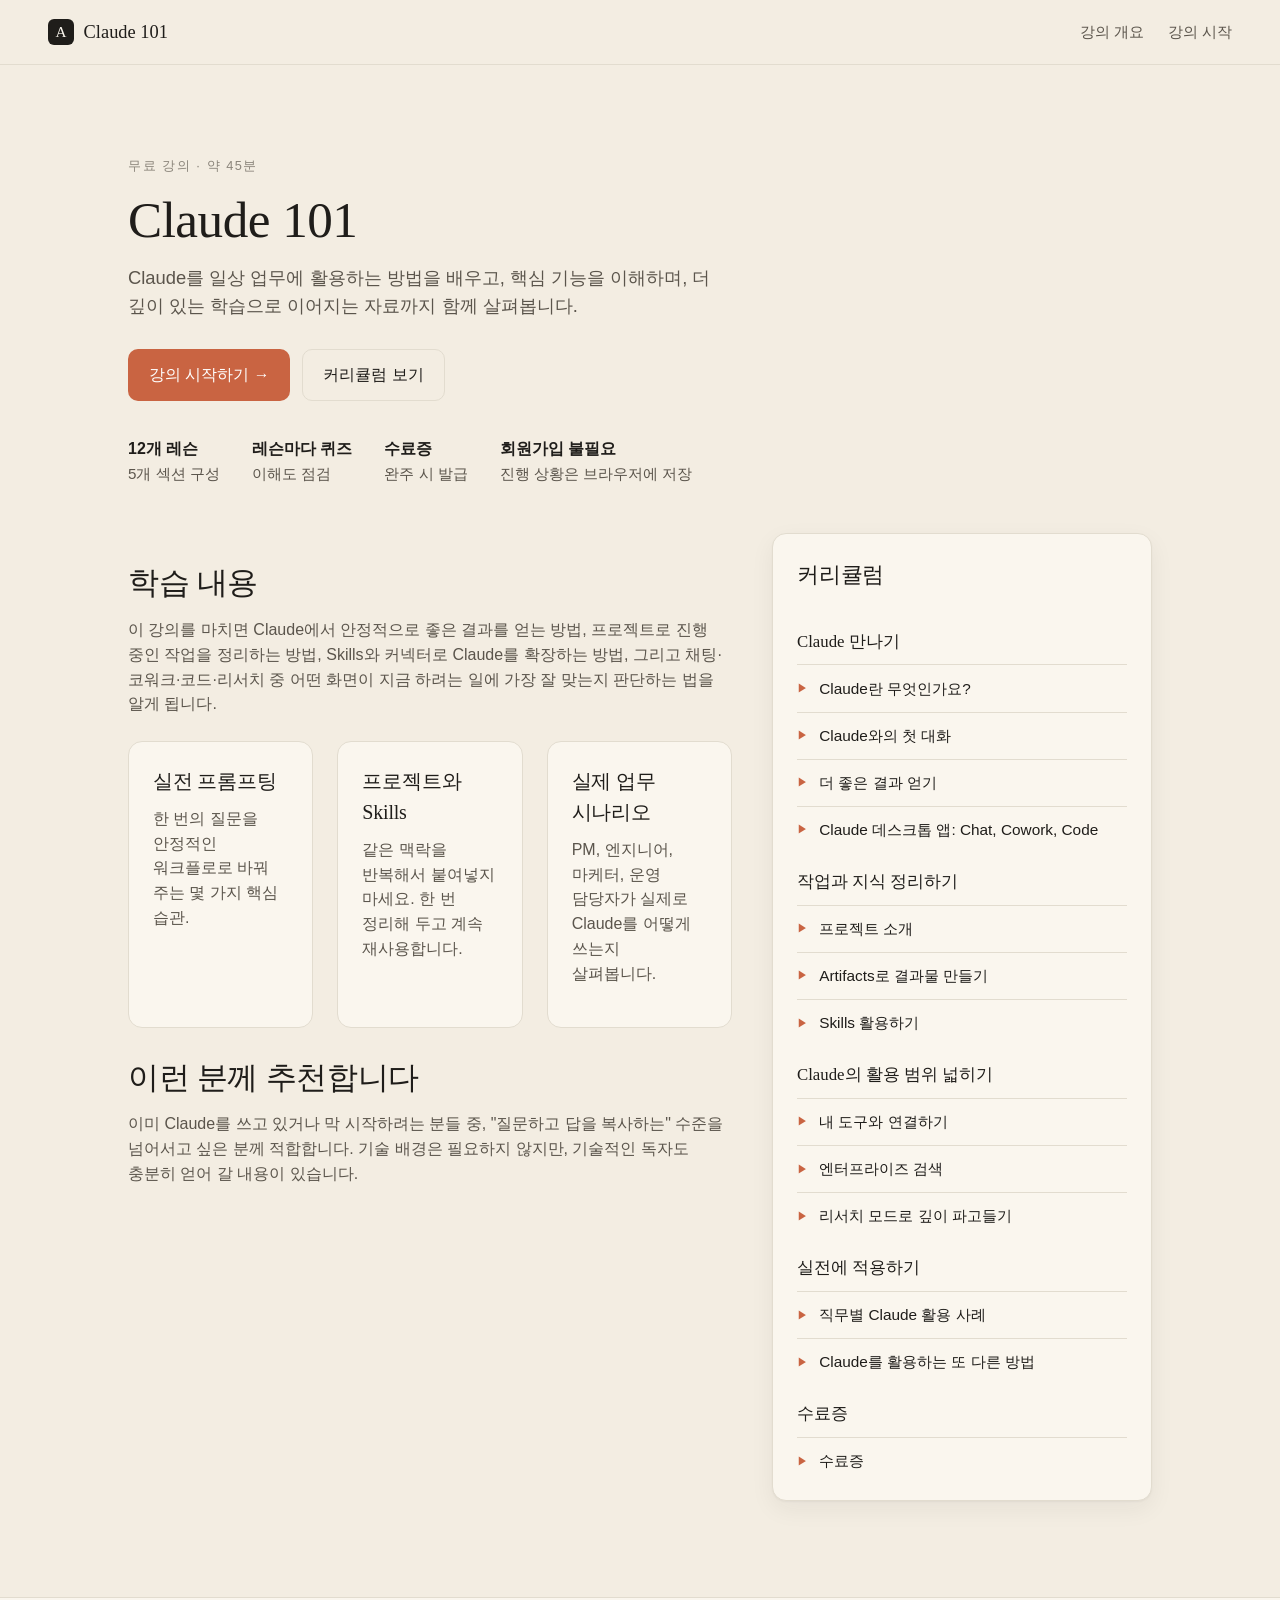
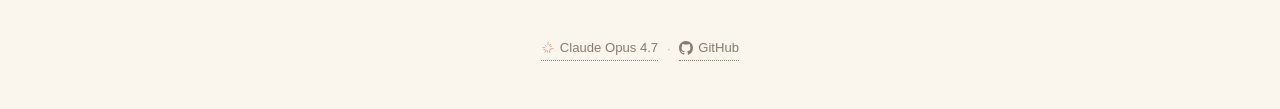
<file: index.html>
<!doctype html>
<html lang="ko">
<head>
  <meta charset="utf-8" />
  <meta name="viewport" content="width=device-width, initial-scale=1" />
  <title>Claude 101 — Claude 사용법을 한국어로 배우는 무료 강의</title>
  <meta name="description" content="Claude를 일상 업무에 활용하는 법을 배우는 무료 입문 강의. 핵심 기능을 익히고, 프로젝트로 지식을 정리하고, 한 단계 더 나아간 워크플로를 만나 보세요." />
  <meta property="og:title" content="Claude 101 — Claude 사용법을 한국어로 배우는 무료 강의" />
  <meta property="og:description" content="기본 사용법부터 프로젝트, Skills, 워크플로까지 한 번에 정리했습니다. 12개 레슨과 퀴즈, 수료증까지." />
  <meta property="og:type" content="website" />
  <meta property="og:url" content="https://ai.tchung.org/claude-101/" />
  <meta property="og:image" content="https://ai.tchung.org/claude-101/og-hero.png" />
  <meta property="og:image:width" content="1200" />
  <meta property="og:image:height" content="630" />
  <meta property="og:image:alt" content="Claude 101 — Claude 사용법을 한국어로 스스로 익히는 강의" />
  <meta name="twitter:card" content="summary_large_image" />
  <meta name="twitter:title" content="Claude 101 — Claude 사용법을 한국어로 배우는 무료 강의" />
  <meta name="twitter:description" content="기본 사용법부터 프로젝트, Skills, 워크플로까지 한 번에 정리했습니다." />
  <meta name="twitter:image" content="https://ai.tchung.org/claude-101/og-hero.png" />
  <link rel="stylesheet" href="css/styles.css" />
</head>
<body>
  <header class="nav">
    <a class="brand" href="index.html">
      <span class="brand-mark">A</span>
      <span>Claude 101</span>
    </a>
    <nav class="nav-links">
      <a href="index.html">강의 개요</a>
      <a href="course.html">강의 시작</a>
    </nav>
  </header>

  <main class="container">
    <section class="hero">
      <span class="eyebrow">무료 강의 · 약 45분</span>
      <h1>Claude 101</h1>
      <p class="lead">Claude를 일상 업무에 활용하는 방법을 배우고, 핵심 기능을 이해하며, 더 깊이 있는 학습으로 이어지는 자료까지 함께 살펴봅니다.</p>
      <div class="cta-row">
        <a class="btn btn-accent" href="course.html">강의 시작하기 →</a>
        <a class="btn btn-ghost" href="#curriculum">커리큘럼 보기</a>
      </div>
      <div class="meta">
        <div><strong>12개 레슨</strong>5개 섹션 구성</div>
        <div><strong>레슨마다 퀴즈</strong>이해도 점검</div>
        <div><strong>수료증</strong>완주 시 발급</div>
        <div><strong>회원가입 불필요</strong>진행 상황은 브라우저에 저장</div>
      </div>
    </section>

    <section class="landing-grid" id="curriculum">
      <div>
        <h2>학습 내용</h2>
        <p>이 강의를 마치면 Claude에서 안정적으로 좋은 결과를 얻는 방법, 프로젝트로 진행 중인 작업을 정리하는 방법, Skills와 커넥터로 Claude를 확장하는 방법, 그리고 채팅·코워크·코드·리서치 중 어떤 화면이 지금 하려는 일에 가장 잘 맞는지 판단하는 법을 알게 됩니다.</p>

        <div class="feature-grid">
          <div class="feature">
            <h3>실전 프롬프팅</h3>
            <p>한 번의 질문을 안정적인 워크플로로 바꿔 주는 몇 가지 핵심 습관.</p>
          </div>
          <div class="feature">
            <h3>프로젝트와 Skills</h3>
            <p>같은 맥락을 반복해서 붙여넣지 마세요. 한 번 정리해 두고 계속 재사용합니다.</p>
          </div>
          <div class="feature">
            <h3>실제 업무 시나리오</h3>
            <p>PM, 엔지니어, 마케터, 운영 담당자가 실제로 Claude를 어떻게 쓰는지 살펴봅니다.</p>
          </div>
        </div>

        <h2>이런 분께 추천합니다</h2>
        <p>이미 Claude를 쓰고 있거나 막 시작하려는 분들 중, "질문하고 답을 복사하는" 수준을 넘어서고 싶은 분께 적합합니다. 기술 배경은 필요하지 않지만, 기술적인 독자도 충분히 얻어 갈 내용이 있습니다.</p>
      </div>

      <aside>
        <div class="curriculum-card" id="curriculum-card">
          <h3 class="card-title">커리큘럼</h3>
          <!-- js/landing.js에서 채워집니다 -->
        </div>
      </aside>
    </section>
  </main>

  <footer>
    <div class="foot-mini">
      <a href="https://www.anthropic.com/news/claude-opus-4-7" target="_blank" rel="noopener" aria-label="Claude Opus 4.7 발표 페이지">
        <svg width="14" height="14" viewBox="0 0 100 100" fill="#cc785c" aria-hidden="true">
          <g>
            <rect x="48" y="6" width="4" height="24" rx="2"/>
            <rect x="48" y="14" width="4" height="18" rx="2" transform="rotate(33 50 50)"/>
            <rect x="48" y="20" width="4" height="14" rx="2" transform="rotate(62 50 50)"/>
            <rect x="48" y="10" width="4" height="22" rx="2" transform="rotate(95 50 50)"/>
            <rect x="48" y="22" width="4" height="14" rx="2" transform="rotate(125 50 50)"/>
            <rect x="48" y="12" width="4" height="20" rx="2" transform="rotate(158 50 50)"/>
            <rect x="48" y="16" width="4" height="18" rx="2" transform="rotate(190 50 50)"/>
            <rect x="48" y="10" width="4" height="22" rx="2" transform="rotate(218 50 50)"/>
            <rect x="48" y="14" width="4" height="18" rx="2" transform="rotate(248 50 50)"/>
            <rect x="48" y="8" width="4" height="22" rx="2" transform="rotate(278 50 50)"/>
            <rect x="48" y="22" width="4" height="14" rx="2" transform="rotate(310 50 50)"/>
          </g>
        </svg>
        Claude Opus 4.7
      </a>
      <span class="sep">·</span>
      <a href="https://github.com/tchung1970/claude-101" target="_blank" rel="noopener" aria-label="GitHub 저장소">
        <svg width="14" height="14" viewBox="0 0 16 16" fill="currentColor" aria-hidden="true">
          <path d="M8 0C3.58 0 0 3.58 0 8c0 3.54 2.29 6.53 5.47 7.59.4.07.55-.17.55-.38 0-.19-.01-.82-.01-1.49-2.01.37-2.53-.49-2.69-.94-.09-.23-.48-.94-.82-1.13-.28-.15-.68-.52-.01-.53.63-.01 1.08.58 1.23.82.72 1.21 1.87.87 2.33.66.07-.52.28-.87.51-1.07-1.78-.2-3.64-.89-3.64-3.95 0-.87.31-1.59.82-2.15-.08-.2-.36-1.02.08-2.12 0 0 .67-.21 2.2.82.64-.18 1.32-.27 2-.27.68 0 1.36.09 2 .27 1.53-1.04 2.2-.82 2.2-.82.44 1.1.16 1.92.08 2.12.51.56.82 1.27.82 2.15 0 3.07-1.87 3.75-3.65 3.95.29.25.54.73.54 1.48 0 1.07-.01 1.93-.01 2.2 0 .21.15.46.55.38A8.012 8.012 0 0 0 16 8c0-4.42-3.58-8-8-8z"/>
        </svg>
        GitHub
      </a>
    </div>
  </footer>

  <script src="js/curriculum.js"></script>
  <script src="js/landing.js"></script>
</body>
</html>
</file>
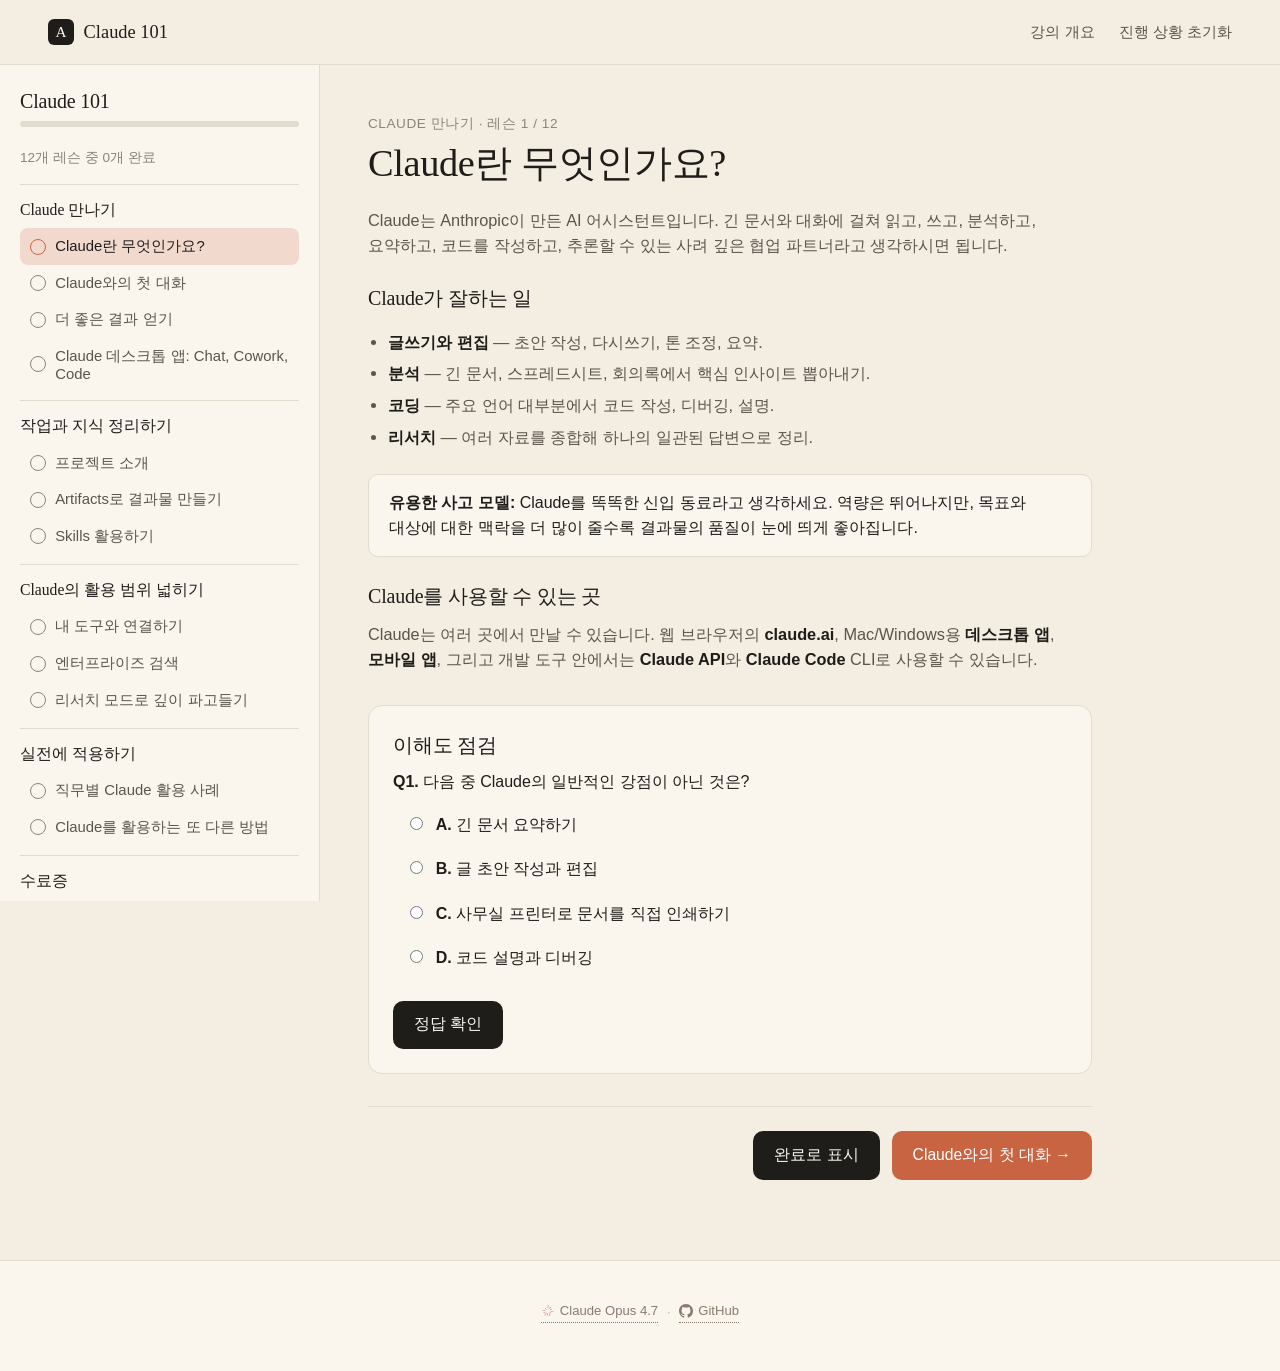
<file: course.html>
<!doctype html>
<html lang="ko">
<head>
  <meta charset="utf-8" />
  <meta name="viewport" content="width=device-width, initial-scale=1" />
  <title>Claude 101 — 강의</title>
  <meta name="description" content="Claude 사용법을 한국어로 배우는 무료 강의. 12개 레슨과 퀴즈, 수료증까지." />
  <meta property="og:title" content="Claude 101 — Claude 사용법을 한국어로 배우는 무료 강의" />
  <meta property="og:description" content="기본 사용법부터 프로젝트, Skills, 워크플로까지 한 번에 정리했습니다. 12개 레슨과 퀴즈, 수료증까지." />
  <meta property="og:type" content="website" />
  <meta property="og:url" content="https://ai.tchung.org/claude-101/course.html" />
  <meta property="og:image" content="https://ai.tchung.org/claude-101/og-hero.png" />
  <meta property="og:image:width" content="1200" />
  <meta property="og:image:height" content="630" />
  <meta property="og:image:alt" content="Claude 101 — Claude 사용법을 한국어로 스스로 익히는 강의" />
  <meta name="twitter:card" content="summary_large_image" />
  <meta name="twitter:title" content="Claude 101 — Claude 사용법을 한국어로 배우는 무료 강의" />
  <meta name="twitter:description" content="기본 사용법부터 프로젝트, Skills, 워크플로까지 한 번에 정리했습니다." />
  <meta name="twitter:image" content="https://ai.tchung.org/claude-101/og-hero.png" />
  <link rel="stylesheet" href="css/styles.css" />
</head>
<body>
  <header class="nav">
    <a class="brand" href="index.html">
      <span class="brand-mark">A</span>
      <span>Claude 101</span>
    </a>
    <nav class="nav-links">
      <a href="index.html">강의 개요</a>
      <a href="#" id="reset-progress" title="모든 진행 상황 초기화">진행 상황 초기화</a>
    </nav>
  </header>

  <main class="player">
    <aside class="sidebar" id="sidebar">
      <h2>Claude 101</h2>
      <div class="progress" aria-label="강의 진행률"><span id="progress-bar"></span></div>
      <div class="progress-text" id="progress-text">12개 레슨 중 0개 완료</div>
      <!-- js/app.js에서 채워집니다 -->
    </aside>

    <section class="lesson" id="lesson-pane">
      <!-- js/app.js에서 채워집니다 -->
    </section>
  </main>

  <footer>
    <div class="foot-mini">
      <a href="https://www.anthropic.com/news/claude-opus-4-7" target="_blank" rel="noopener" aria-label="Claude Opus 4.7 발표 페이지">
        <svg width="14" height="14" viewBox="0 0 100 100" fill="#cc785c" aria-hidden="true">
          <g>
            <rect x="48" y="6" width="4" height="24" rx="2"/>
            <rect x="48" y="14" width="4" height="18" rx="2" transform="rotate(33 50 50)"/>
            <rect x="48" y="20" width="4" height="14" rx="2" transform="rotate(62 50 50)"/>
            <rect x="48" y="10" width="4" height="22" rx="2" transform="rotate(95 50 50)"/>
            <rect x="48" y="22" width="4" height="14" rx="2" transform="rotate(125 50 50)"/>
            <rect x="48" y="12" width="4" height="20" rx="2" transform="rotate(158 50 50)"/>
            <rect x="48" y="16" width="4" height="18" rx="2" transform="rotate(190 50 50)"/>
            <rect x="48" y="10" width="4" height="22" rx="2" transform="rotate(218 50 50)"/>
            <rect x="48" y="14" width="4" height="18" rx="2" transform="rotate(248 50 50)"/>
            <rect x="48" y="8" width="4" height="22" rx="2" transform="rotate(278 50 50)"/>
            <rect x="48" y="22" width="4" height="14" rx="2" transform="rotate(310 50 50)"/>
          </g>
        </svg>
        Claude Opus 4.7
      </a>
      <span class="sep">·</span>
      <a href="https://github.com/tchung1970/claude-101" target="_blank" rel="noopener" aria-label="GitHub 저장소">
        <svg width="14" height="14" viewBox="0 0 16 16" fill="currentColor" aria-hidden="true">
          <path d="M8 0C3.58 0 0 3.58 0 8c0 3.54 2.29 6.53 5.47 7.59.4.07.55-.17.55-.38 0-.19-.01-.82-.01-1.49-2.01.37-2.53-.49-2.69-.94-.09-.23-.48-.94-.82-1.13-.28-.15-.68-.52-.01-.53.63-.01 1.08.58 1.23.82.72 1.21 1.87.87 2.33.66.07-.52.28-.87.51-1.07-1.78-.2-3.64-.89-3.64-3.95 0-.87.31-1.59.82-2.15-.08-.2-.36-1.02.08-2.12 0 0 .67-.21 2.2.82.64-.18 1.32-.27 2-.27.68 0 1.36.09 2 .27 1.53-1.04 2.2-.82 2.2-.82.44 1.1.16 1.92.08 2.12.51.56.82 1.27.82 2.15 0 3.07-1.87 3.75-3.65 3.95.29.25.54.73.54 1.48 0 1.07-.01 1.93-.01 2.2 0 .21.15.46.55.38A8.012 8.012 0 0 0 16 8c0-4.42-3.58-8-8-8z"/>
        </svg>
        GitHub
      </a>
    </div>
  </footer>

  <script src="js/curriculum.js"></script>
  <script src="js/app.js"></script>
</body>
</html>
</file>
<file: css/styles.css>
/* ---------- Design tokens ---------- */
:root {
  --bg: #f3ede2;
  --bg-elev: #faf6ee;
  --ink: #1f1d1a;
  --ink-soft: #5b554c;
  --ink-mute: #8a847a;
  --rule: #e2dccf;
  --accent: #c96442;
  --accent-ink: #ffffff;
  --accent-soft: #f1d9ce;
  --ok: #4f7a3d;
  --shadow: 0 1px 2px rgba(31, 29, 26, 0.04), 0 8px 24px rgba(31, 29, 26, 0.06);
  --radius: 14px;
  --serif: "Tiempos Headline", "Cormorant Garamond", Georgia, "Apple SD Gothic Neo", "Noto Serif KR", "Times New Roman", serif;
  --sans: -apple-system, BlinkMacSystemFont, "Apple SD Gothic Neo", "Pretendard", "Noto Sans KR", "Inter", "Segoe UI", "Malgun Gothic", Roboto, Helvetica, Arial, sans-serif;
}

/* Tighten line-height slightly for Korean text — hangul renders taller than Latin */
:lang(ko) { word-break: keep-all; line-break: strict; }

/* ---------- Reset / base ---------- */
*, *::before, *::after { box-sizing: border-box; }
html, body { margin: 0; padding: 0; }
body {
  background: var(--bg);
  color: var(--ink);
  font-family: var(--sans);
  font-size: 16px;
  line-height: 1.55;
  -webkit-font-smoothing: antialiased;
  -moz-osx-font-smoothing: grayscale;
}
a { color: var(--accent); text-decoration: none; }
a:hover { text-decoration: underline; }
img { max-width: 100%; display: block; }
button { font-family: inherit; cursor: pointer; }

h1, h2, h3, h4 { font-family: var(--serif); font-weight: 500; color: var(--ink); letter-spacing: -0.01em; }
h1 { font-size: clamp(2.2rem, 4vw, 3.4rem); line-height: 1.1; margin: 0 0 1rem; }
h2 { font-size: clamp(1.6rem, 2.4vw, 2.1rem); line-height: 1.2; margin: 2rem 0 1rem; }
h3 { font-size: 1.25rem; margin: 1.5rem 0 0.6rem; }
p  { margin: 0 0 1rem; color: var(--ink-soft); }

/* ---------- Top nav ---------- */
.nav {
  display: flex; align-items: center; justify-content: space-between;
  padding: 1.1rem clamp(1.25rem, 4vw, 3rem);
  border-bottom: 1px solid var(--rule);
  background: var(--bg);
  position: sticky; top: 0; z-index: 20;
}
.nav .brand {
  display: flex; align-items: center; gap: 0.6rem;
  font-family: var(--serif); font-size: 1.15rem; color: var(--ink);
}
.nav .brand-mark {
  width: 26px; height: 26px; border-radius: 6px;
  background: var(--ink); color: var(--bg-elev);
  display: grid; place-items: center; font-family: var(--serif); font-size: 0.95rem;
}
.nav .nav-links { display: flex; gap: 1.5rem; align-items: center; }
.nav .nav-links a { color: var(--ink-soft); font-size: 0.95rem; }
.nav .nav-links a:hover { color: var(--ink); text-decoration: none; }

/* ---------- Container ---------- */
.container { max-width: 1120px; margin: 0 auto; padding: 0 clamp(1.25rem, 4vw, 3rem); }
.container-narrow { max-width: 760px; margin: 0 auto; padding: 0 clamp(1.25rem, 4vw, 3rem); }

/* ---------- Buttons ---------- */
.btn {
  display: inline-flex; align-items: center; gap: 0.45rem;
  padding: 0.8rem 1.25rem; border-radius: 10px;
  border: 1px solid transparent;
  font-size: 0.98rem; font-weight: 500;
  transition: transform 0.05s ease, background 0.15s ease, border-color 0.15s ease;
}
.btn:active { transform: translateY(1px); }
.btn-primary { background: var(--ink); color: var(--bg-elev); }
.btn-primary:hover { background: #2a2722; text-decoration: none; }
.btn-ghost { background: transparent; color: var(--ink); border-color: var(--rule); }
.btn-ghost:hover { background: var(--bg-elev); text-decoration: none; }
.btn-accent { background: var(--accent); color: var(--accent-ink); }
.btn-accent:hover { background: #b3573a; text-decoration: none; }
.btn[disabled] { opacity: 0.5; cursor: not-allowed; }

/* ---------- Landing: hero ---------- */
.hero { padding: clamp(3rem, 7vw, 5.5rem) 0 clamp(2rem, 4vw, 3rem); }
.hero .eyebrow {
  display: inline-block; font-size: 0.8rem; letter-spacing: 0.12em; text-transform: uppercase;
  color: var(--ink-mute); margin-bottom: 1rem;
}
.hero p.lead { font-size: 1.15rem; color: var(--ink-soft); max-width: 60ch; margin-bottom: 1.75rem; }
.hero .cta-row { display: flex; gap: 0.75rem; flex-wrap: wrap; }
.hero .meta {
  display: flex; gap: 2rem; flex-wrap: wrap; margin-top: 2.25rem;
  color: var(--ink-soft); font-size: 0.95rem;
}
.hero .meta strong { color: var(--ink); font-weight: 600; display: block; font-size: 1rem; }

/* ---------- Landing: two-column ---------- */
.landing-grid {
  display: grid; gap: 2.5rem;
  grid-template-columns: 1fr;
  padding-bottom: 4rem;
}
@media (min-width: 900px) {
  .landing-grid { grid-template-columns: 1fr 380px; align-items: start; }
}

/* ---------- Curriculum card (matches screenshot) ---------- */
.curriculum-card {
  background: var(--bg-elev);
  border: 1px solid var(--rule);
  border-radius: var(--radius);
  box-shadow: var(--shadow);
  padding: 1.5rem 1.5rem 1rem;
}
.curriculum-card h3.card-title {
  font-family: var(--serif); font-size: 1.4rem; margin: 0 0 1.25rem; color: var(--ink);
}
.curriculum-card .section-title {
  font-family: var(--serif); font-weight: 500;
  font-size: 1.05rem; color: var(--ink);
  padding: 1rem 0 0.6rem;
}
.curriculum-card ul { list-style: none; padding: 0; margin: 0; }
.curriculum-card li a {
  display: flex; align-items: center; gap: 0.7rem;
  padding: 0.7rem 0; color: var(--ink); font-size: 0.96rem;
  border-top: 1px solid var(--rule);
}
.curriculum-card li:first-child a { border-top: 1px solid var(--rule); }
.curriculum-card li a:hover { color: var(--accent); text-decoration: none; }
.curriculum-card li a .play {
  color: var(--accent); font-size: 0.7rem; line-height: 1;
}

/* ---------- Sections ---------- */
.section { padding: 3rem 0; border-top: 1px solid var(--rule); }
.section h2 { margin-top: 0; }
.feature-grid {
  display: grid; gap: 1.5rem; grid-template-columns: 1fr;
  margin-top: 1.5rem;
}
@media (min-width: 720px) { .feature-grid { grid-template-columns: repeat(3, 1fr); } }
.feature {
  background: var(--bg-elev); border: 1px solid var(--rule);
  border-radius: var(--radius); padding: 1.5rem;
}
.feature h3 { margin-top: 0; }

/* ---------- Footer (matches ai-terms style) ---------- */
footer {
  padding: 40px 0 48px;
  border-top: 1px solid var(--rule);
  background: var(--bg-elev);
  margin-top: 32px;
}
footer .foot-mini {
  text-align: center;
  color: rgba(61, 40, 23, 0.6);
  font-size: 0.82rem;
  display: flex;
  align-items: center;
  justify-content: center;
  gap: 0.55rem;
  flex-wrap: wrap;
}
footer .foot-mini a {
  color: inherit;
  text-decoration: none;
  display: inline-flex;
  align-items: center;
  gap: 0.3rem;
  border-bottom: 1px dotted currentColor;
  padding-bottom: 1px;
  transition: color 0.15s ease;
}
footer .foot-mini a:hover { color: var(--accent); }
footer .foot-mini .sep { opacity: 0.5; }
footer .foot-mini svg { display: block; }

/* ---------- Course player layout ---------- */
.player {
  display: grid; grid-template-columns: 1fr;
  min-height: calc(100vh - 64px);
}
@media (min-width: 960px) {
  .player { grid-template-columns: 320px 1fr; }
}
.sidebar {
  background: var(--bg-elev);
  border-right: 1px solid var(--rule);
  padding: 1.5rem 1.25rem;
  max-height: calc(100vh - 64px);
  overflow-y: auto;
  position: sticky; top: 64px;
}
.sidebar h2 { font-size: 1.25rem; margin: 0 0 0.5rem; }
.progress {
  height: 6px; background: var(--rule); border-radius: 99px; overflow: hidden;
  margin: 0.5rem 0 1.25rem;
}
.progress > span { display: block; height: 100%; background: var(--accent); width: 0; transition: width 0.4s ease; }
.progress-text { font-size: 0.85rem; color: var(--ink-mute); margin-bottom: 1rem; }

.sidebar .section-title {
  font-family: var(--serif); font-size: 0.98rem; color: var(--ink);
  padding: 0.8rem 0 0.4rem; margin-top: 0.6rem;
  border-top: 1px solid var(--rule);
}
.sidebar .section-title:first-of-type { border-top: 0; margin-top: 0; }
.sidebar ul { list-style: none; padding: 0; margin: 0 0 0.5rem; }
.sidebar li button {
  width: 100%; text-align: left;
  background: transparent; border: 0; padding: 0.55rem 0.6rem;
  border-radius: 8px; color: var(--ink-soft); font-size: 0.93rem;
  display: flex; align-items: center; gap: 0.6rem;
}
.sidebar li button:hover { background: var(--bg); color: var(--ink); }
.sidebar li button.active { background: var(--accent-soft); color: var(--ink); font-weight: 500; }
.sidebar li button .check {
  width: 16px; height: 16px; border-radius: 50%;
  border: 1.5px solid var(--ink-mute);
  display: grid; place-items: center; font-size: 10px; color: transparent;
  flex-shrink: 0;
}
.sidebar li button.done .check { background: var(--ok); border-color: var(--ok); color: white; }
.sidebar li button.active .check { border-color: var(--accent); }

/* ---------- Lesson content ---------- */
.lesson { padding: clamp(1.5rem, 4vw, 3rem) clamp(1.25rem, 4vw, 3rem); max-width: 820px; }
.lesson .crumb { color: var(--ink-mute); font-size: 0.85rem; letter-spacing: 0.04em; text-transform: uppercase; margin-bottom: 0.5rem; }
.lesson h1 { font-size: clamp(1.8rem, 3vw, 2.5rem); margin-bottom: 1.5rem; }
.lesson .body p, .lesson .body li { color: var(--ink-soft); font-size: 1.02rem; }
.lesson .body ul, .lesson .body ol { padding-left: 1.25rem; }
.lesson .body li { margin-bottom: 0.4rem; }
.lesson .body strong { color: var(--ink); }
.lesson .body blockquote {
  border-left: 3px solid var(--accent);
  padding: 0.25rem 0 0.25rem 1rem; margin: 1.25rem 0;
  color: var(--ink); background: var(--bg-elev);
  border-radius: 0 8px 8px 0;
}
.lesson .body code {
  background: var(--bg-elev); border: 1px solid var(--rule);
  padding: 0.1rem 0.35rem; border-radius: 4px; font-size: 0.92em;
}
.callout {
  background: var(--bg-elev); border: 1px solid var(--rule);
  border-radius: 10px; padding: 1rem 1.25rem; margin: 1.5rem 0;
}
.callout strong { color: var(--ink); }

/* ---------- Quiz ---------- */
.quiz {
  background: var(--bg-elev); border: 1px solid var(--rule);
  border-radius: var(--radius); padding: 1.5rem; margin: 2rem 0 1rem;
}
.quiz h3 { margin-top: 0; }
.quiz .q { margin-bottom: 1.25rem; }
.quiz .q p { color: var(--ink); font-weight: 500; margin-bottom: 0.5rem; }
.quiz label {
  display: flex; align-items: flex-start; gap: 0.6rem;
  padding: 0.55rem 0.7rem; border-radius: 8px; cursor: pointer;
  border: 1px solid transparent;
}
.quiz label:hover { background: var(--bg); }
.quiz label input { margin-top: 0.25rem; }
.quiz label.correct { background: rgba(79, 122, 61, 0.12); border-color: var(--ok); }
.quiz label.incorrect { background: rgba(201, 100, 66, 0.12); border-color: var(--accent); }
.quiz .feedback { margin-top: 0.5rem; font-size: 0.92rem; color: var(--ink-soft); display: none; }
.quiz .feedback.show { display: block; }

.lesson-footer {
  display: flex; justify-content: space-between; align-items: center;
  margin-top: 2rem; padding-top: 1.5rem; border-top: 1px solid var(--rule); gap: 0.75rem;
}

/* ---------- Certificate ---------- */
.cert {
  background: var(--bg-elev); border: 1px solid var(--rule);
  border-radius: var(--radius); padding: 3rem 2rem;
  text-align: center; box-shadow: var(--shadow);
  margin: 2rem 0;
}
.cert .seal {
  width: 80px; height: 80px; border-radius: 50%;
  background: var(--ink); color: var(--bg-elev);
  display: grid; place-items: center; margin: 0 auto 1.25rem;
  font-family: var(--serif); font-size: 1.5rem;
}
.cert h1 { font-size: 2.2rem; margin-bottom: 0.5rem; }
.cert .recipient { font-family: var(--serif); font-size: 1.6rem; color: var(--ink); margin: 1rem 0; }
.cert .meta-line { color: var(--ink-mute); font-size: 0.9rem; }
.cert.locked { opacity: 0.55; }

/* ---------- Utility ---------- */
.row { display: flex; gap: 0.75rem; align-items: center; flex-wrap: wrap; }
.muted { color: var(--ink-mute); }
.spacer { height: 1.5rem; }
</file>
